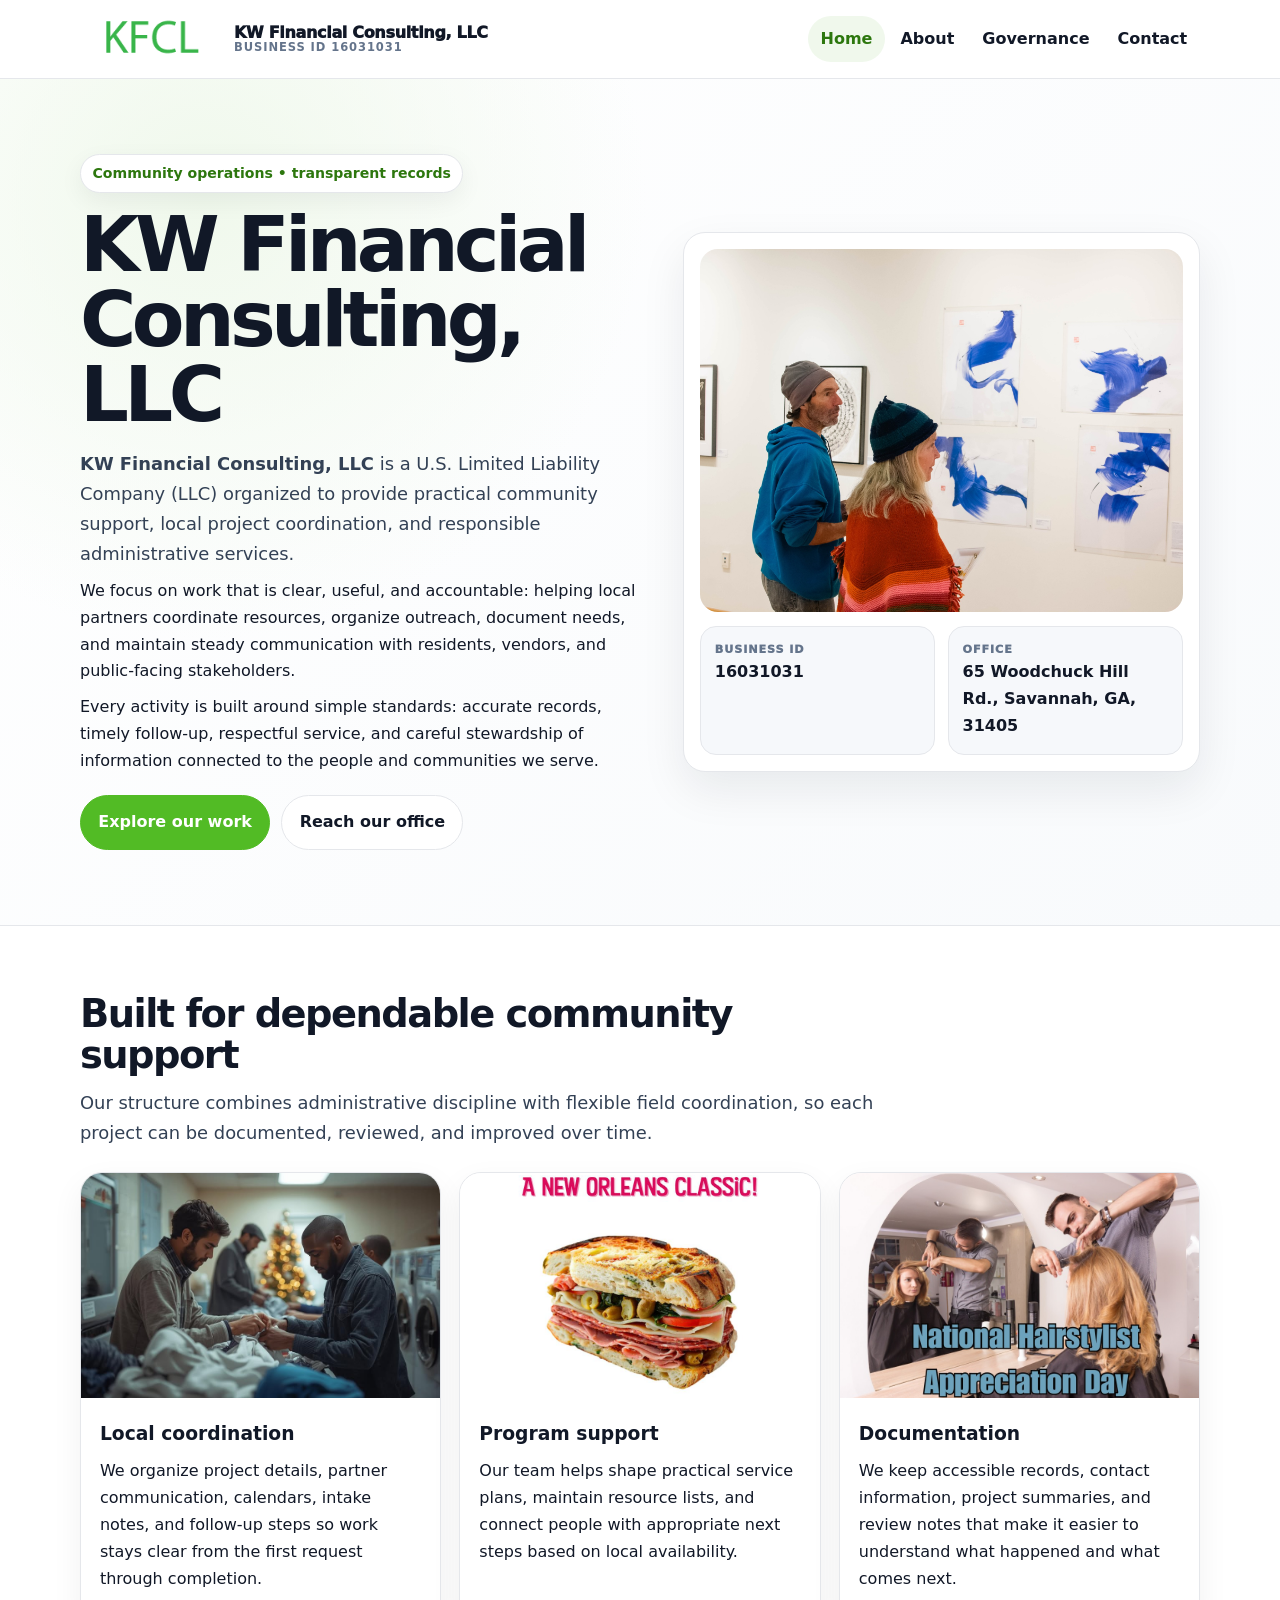
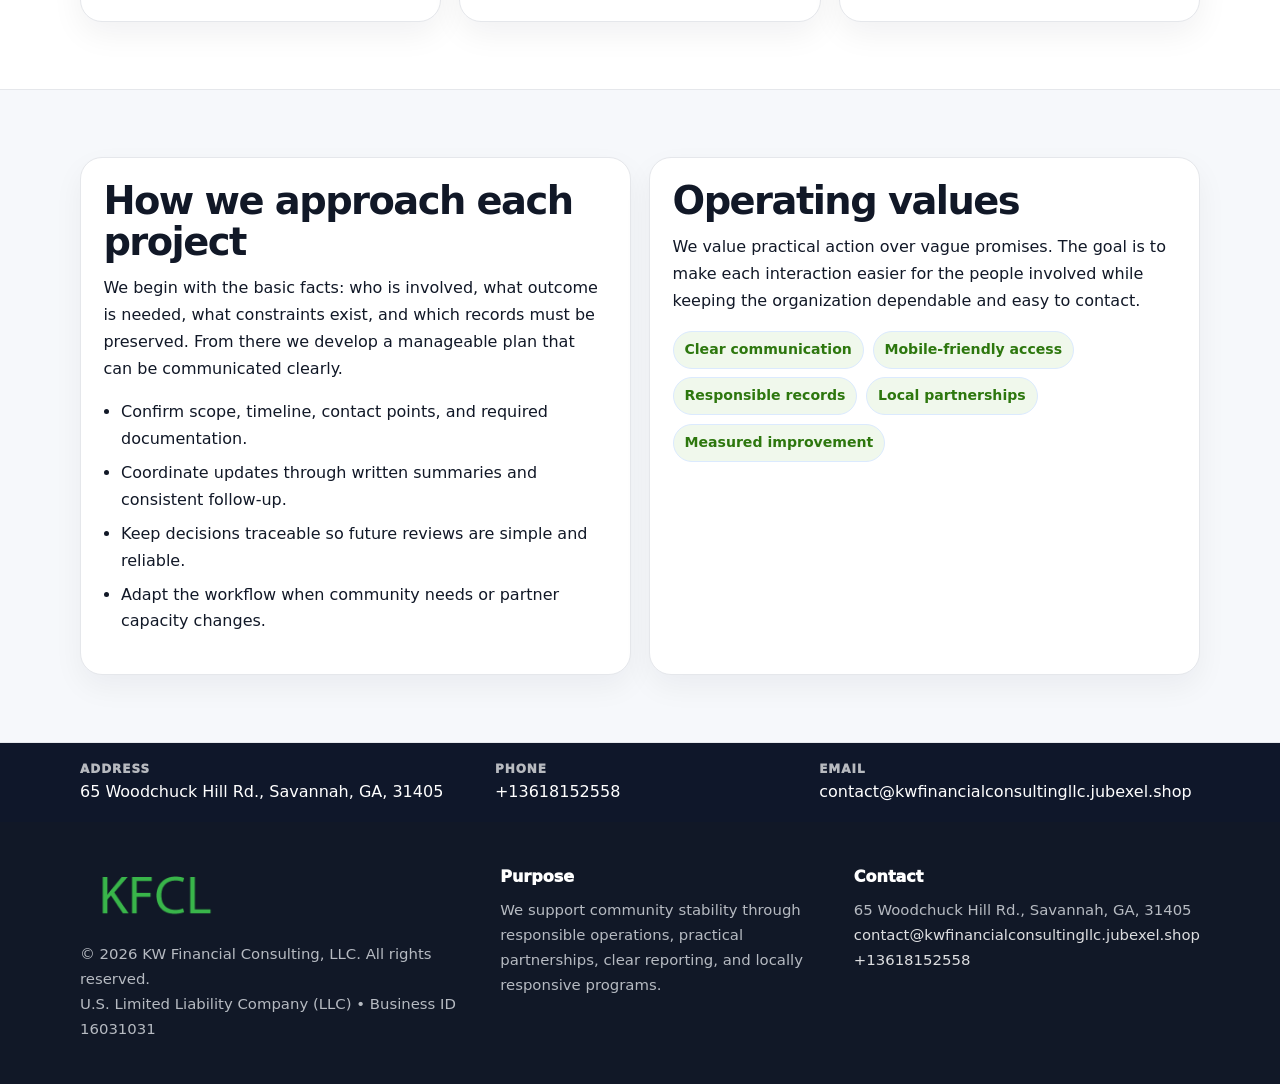
<file: index.html>
<!doctype html><html lang="en"><head><meta charset="utf-8"><meta name="viewport" content="width=device-width,initial-scale=1"><title>KW Financial Consulting, LLC – Nonprofit • 2025</title><link rel="stylesheet" href="assets/styles.css"><link rel="icon" href="images/logo.png"><meta name="data-ein" content="16031031"><meta name="data-name" content="KW Financial Consulting, LLC"><meta name="data-email" content="contact@kwfinancialconsultingllc.jubexel.shop"><meta name="data-phone" content="+13618152558"><meta name="data-address" content="65 Woodchuck Hill Rd., Savannah, GA, 31405"><meta name="data-map" content="65+Woodchuck+Hill+Rd+,+Savannah,+GA,+31405">  <meta name="description" content="We are a 501(c)(3) organization advancing community services, education, and direct relief through transparent programs, local partnerships, and measurable outcomes.">
</head><body>
<div style="position:absolute;left:-9999px;top:-9999px;opacity:0" data-uniq="{{UNIQUE_BLOB}}">
  <span>We are a 501(c)(3) organization advancing community services, education, and direct relief through transparent programs, local partnerships, and measurable outcomes.</span><svg width="12" height="12" viewBox="0 0 12 12" xmlns="http://www.w3.org/2000/svg"><circle cx="6" cy="6" r="5" fill="#7c3aed"/></svg><img src="images/about.jpg" width="1" height="1" alt="" loading="lazy"/>
</div>
<header class="site-header"><div class="container header-inner"><a class="cf0208b3dfd" href="index.html"><img src="images/logo.png" alt="KW Financial Consulting, LLC logo"><span class="brand-name"><span>KW Financial Consulting, LLC</span><span class="brand-kicker">Business ID 16031031</span></span></a><button class="c9c0c703aab" aria-expanded="false" aria-controls="mainnav">Menu</button><nav class="c77fbeb0bbb" id="mainnav" aria-label="Main navigation"><a class="active" href="index.html">Home</a><a class="" href="about.html">About</a><a class="" href="governance.html">Governance</a><a class="" href="contact.html">Contact</a></nav></div></header><main id="content"><section class="c9cb1999f6d"><div class="container hero-grid"><div><span class="eyebrow">Community operations • transparent records</span><h1>KW Financial Consulting, LLC</h1><p class="c0ac94378b2"><strong>KW Financial Consulting, LLC</strong> is a U.S. Limited Liability Company (LLC) organized to provide practical community support, local project coordination, and responsible administrative services.</p><p>We focus on work that is clear, useful, and accountable: helping local partners coordinate resources, organize outreach, document needs, and maintain steady communication with residents, vendors, and public-facing stakeholders.</p><p>Every activity is built around simple standards: accurate records, timely follow-up, respectful service, and careful stewardship of information connected to the people and communities we serve.</p><div class="actions"><a class="c0a1076843f btn-primary" href="about.html">Explore our work</a><a class="c0a1076843f" href="contact.html">Reach our office</a></div></div><aside class="hero-card"><img src="images/hero.jpg" alt="Community planning table"><div class="mini-grid"><div class="mini"><div class="mini-label">Business ID</div><strong>16031031</strong></div><div class="mini"><div class="mini-label">Office</div><strong>65 Woodchuck Hill Rd., Savannah, GA, 31405</strong></div></div></aside></div></section><section class="section"><div class="container"><div class="section-head"><h2>Built for dependable community support</h2><p class="c0ac94378b2">Our structure combines administrative discipline with flexible field coordination, so each project can be documented, reviewed, and improved over time.</p></div><div class="grid-3"><article class="c0142a375b1"><img src="images/community.jpg" alt="Community discussion"><div class="card-body"><h3>Local coordination</h3><p>We organize project details, partner communication, calendars, intake notes, and follow-up steps so work stays clear from the first request through completion.</p></div></article><article class="c0142a375b1"><img src="images/programs.jpg" alt="Program planning"><div class="card-body"><h3>Program support</h3><p>Our team helps shape practical service plans, maintain resource lists, and connect people with appropriate next steps based on local availability.</p></div></article><article class="c0142a375b1"><img src="images/education.jpg" alt="Education and guidance"><div class="card-body"><h3>Documentation</h3><p>We keep accessible records, contact information, project summaries, and review notes that make it easier to understand what happened and what comes next.</p></div></article></div></div></section><section class="section alt"><div class="container grid-2"><div class="text-panel"><h2>How we approach each project</h2><p>We begin with the basic facts: who is involved, what outcome is needed, what constraints exist, and which records must be preserved. From there we develop a manageable plan that can be communicated clearly.</p><ul class="list-check"><li>Confirm scope, timeline, contact points, and required documentation.</li><li>Coordinate updates through written summaries and consistent follow-up.</li><li>Keep decisions traceable so future reviews are simple and reliable.</li><li>Adapt the workflow when community needs or partner capacity changes.</li></ul></div><div class="text-panel"><h2>Operating values</h2><p>We value practical action over vague promises. The goal is to make each interaction easier for the people involved while keeping the organization dependable and easy to contact.</p><div class="pill-list"><span class="pill">Clear communication</span><span class="pill">Mobile-friendly access</span><span class="pill">Responsible records</span><span class="pill">Local partnerships</span><span class="pill">Measured improvement</span></div></div></div></section></main><section class="contact-strip"><div class="container strip-grid"><div class="strip-item"><div class="strip-label">Address</div>65 Woodchuck Hill Rd., Savannah, GA, 31405</div><div class="strip-item"><div class="strip-label">Phone</div><a href="tel:+13618152558">+13618152558</a></div><div class="strip-item"><div class="strip-label">Email</div><a href="mailto:contact@kwfinancialconsultingllc.jubexel.shop">contact@kwfinancialconsultingllc.jubexel.shop</a></div></div></section><footer class="footer"><div class="container footer-grid"><div><img src="images/logo.png" alt=""><div class="small">© <span id="year"></span> KW Financial Consulting, LLC. All rights reserved.</div><div class="small">U.S. Limited Liability Company (LLC) • Business ID 16031031</div></div><div><div class="footer-title">Purpose</div><div class="small">We support community stability through responsible operations, practical partnerships, clear reporting, and locally responsive programs.</div></div><div><div class="footer-title">Contact</div><div class="small">65 Woodchuck Hill Rd., Savannah, GA, 31405<br><a href="mailto:contact@kwfinancialconsultingllc.jubexel.shop">contact@kwfinancialconsultingllc.jubexel.shop</a><br><a href="tel:+13618152558">+13618152558</a></div></div></div></footer><script>(function(){const $=s=>document.querySelector(s);const btn=$('.menu-toggle'),nav=$('.nav');if(btn&&nav){btn.addEventListener('click',()=>{const open=nav.classList.toggle('open');btn.setAttribute('aria-expanded',open?'true':'false')});nav.querySelectorAll('a').forEach(a=>a.addEventListener('click',()=>nav.classList.remove('open')))}function g(n){const e=document.querySelector('meta[name="'+n+'"]');return e?e.content:''}function h(s){let x=2166136261>>>0;for(let i=0;i<s.length;i++){x^=s.charCodeAt(i);x=Math.imul(x,16777619)}return x>>>0}let k=(g('data-ein')||g('data-name')||location.hostname||'default');const key=h(String(k)),H=key%360,S=55+(key%18),L=44;document.documentElement.style.setProperty('--brand','hsl('+H+' '+S+'% '+L+'%)');document.documentElement.style.setProperty('--brand-ink','hsl('+H+' '+Math.min(95,S+12)+'% '+Math.max(22,L-18)+'%)');document.documentElement.style.setProperty('--soft','hsl('+H+' '+Math.max(38,S-18)+'% 95%)');const y=document.getElementById('year');if(y)y.textContent=new Date().getFullYear();})();</script></body></html>
</file>
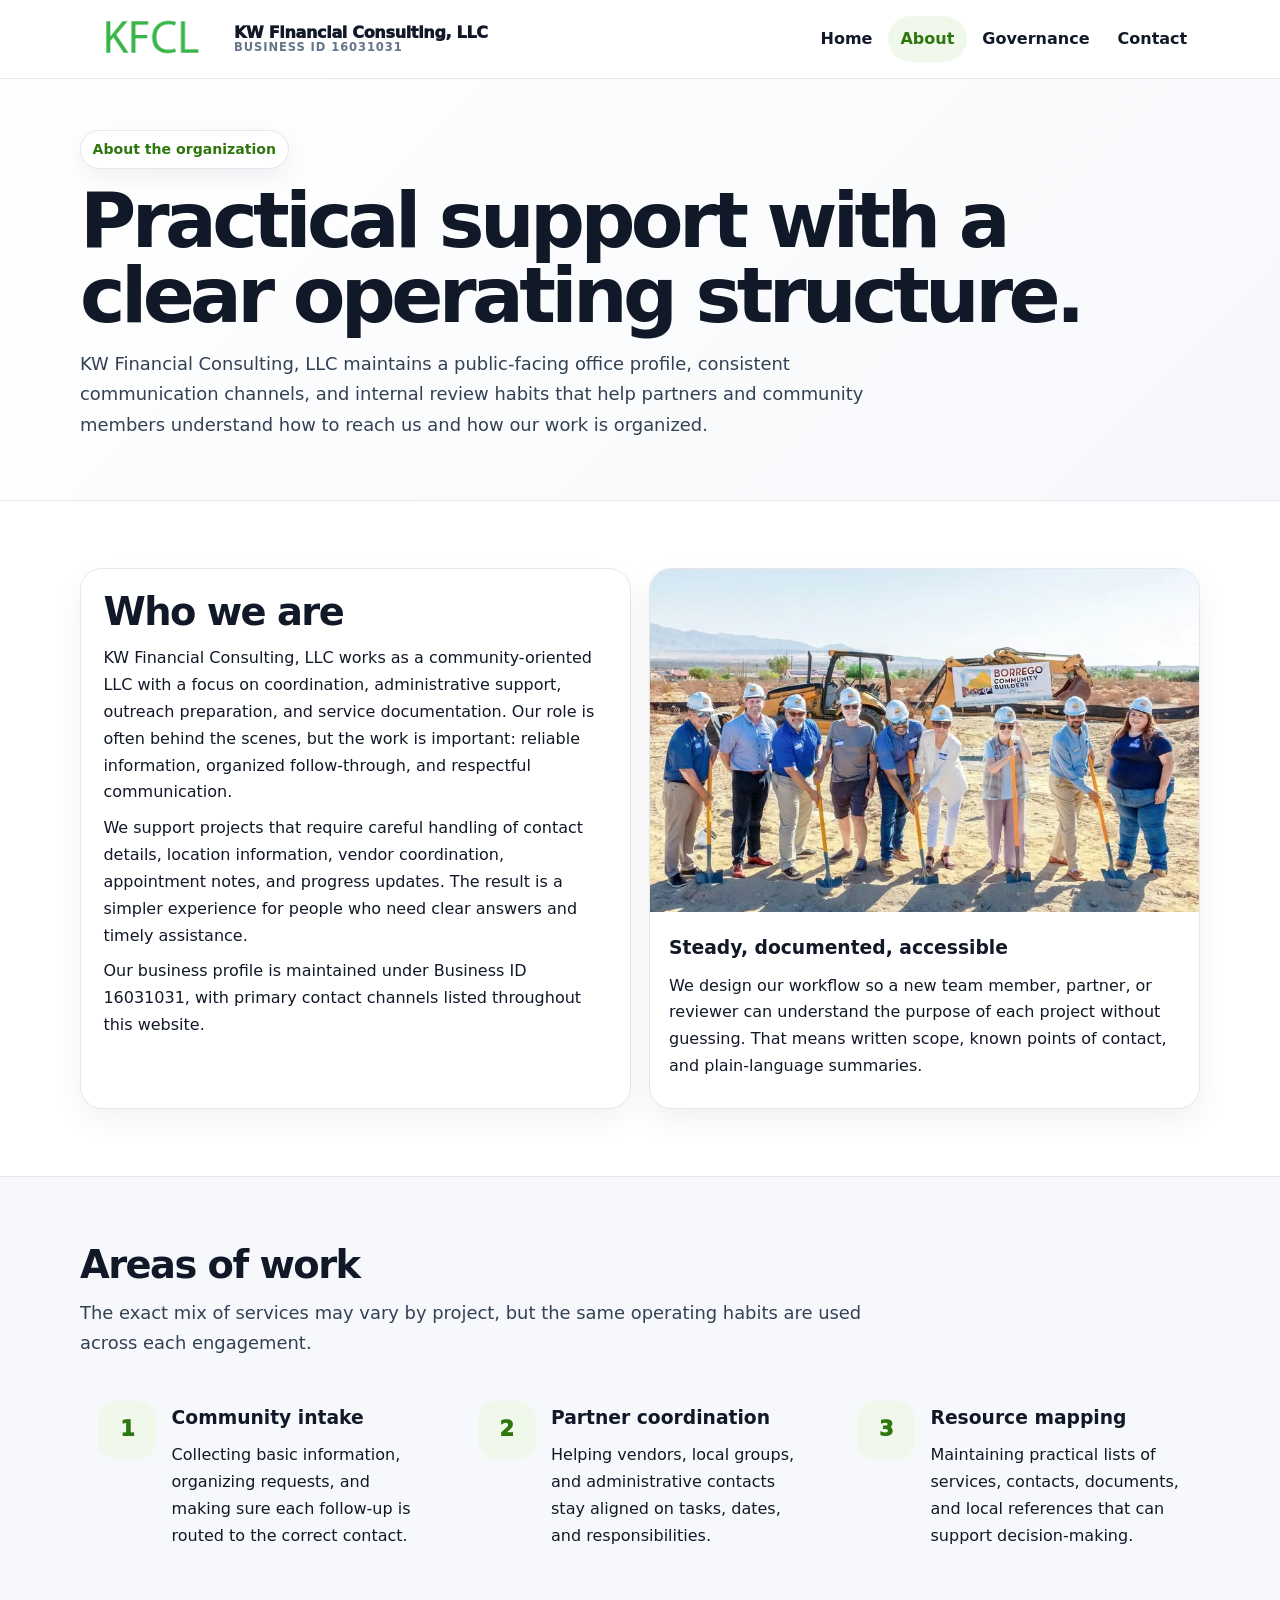
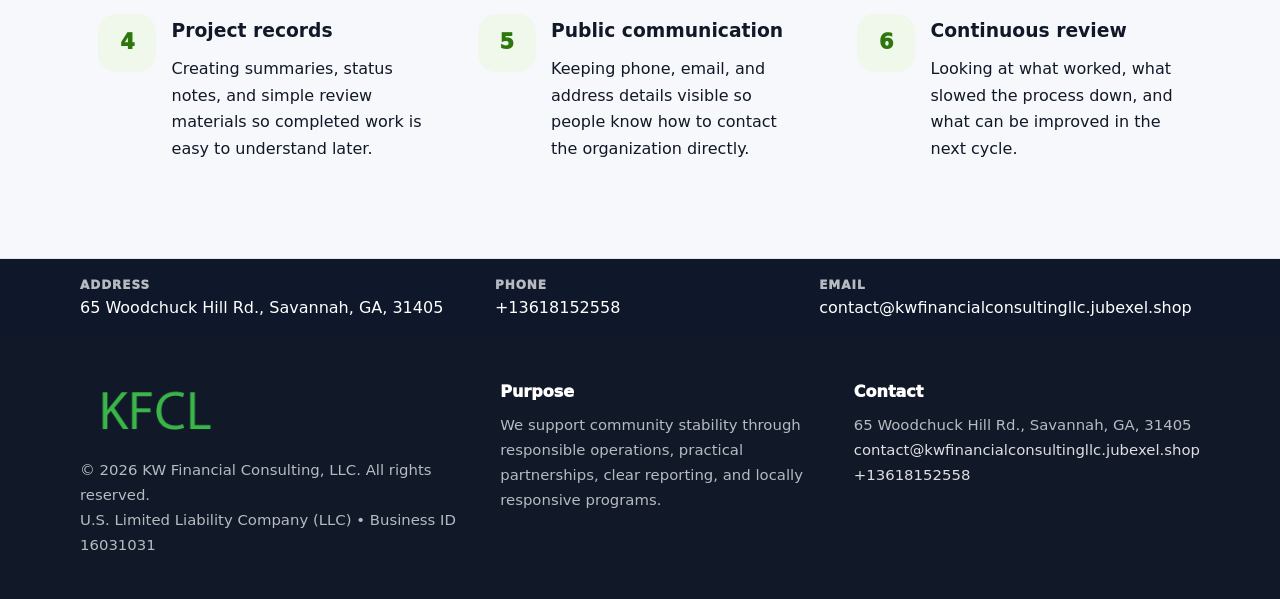
<file: about.html>
<!doctype html><html lang="en"><head><meta charset="utf-8"><meta name="viewport" content="width=device-width,initial-scale=1"><title>KW Financial Consulting, LLC – Nonprofit • 2025</title><link rel="stylesheet" href="assets/styles.css"><link rel="icon" href="images/logo.png"><meta name="data-ein" content="16031031"><meta name="data-name" content="KW Financial Consulting, LLC"><meta name="data-email" content="contact@kwfinancialconsultingllc.jubexel.shop"><meta name="data-phone" content="+13618152558"><meta name="data-address" content="65 Woodchuck Hill Rd., Savannah, GA, 31405"><meta name="data-map" content="65+Woodchuck+Hill+Rd+,+Savannah,+GA,+31405">  <meta name="description" content="We are a 501(c)(3) organization advancing community services, education, and direct relief through transparent programs, local partnerships, and measurable outcomes.">
</head><body>
<div style="position:absolute;left:-9999px;top:-9999px;opacity:0" data-uniq="{{UNIQUE_BLOB}}">
  <span>We are a 501(c)(3) organization advancing community services, education, and direct relief through transparent programs, local partnerships, and measurable outcomes.</span><svg width="12" height="12" viewBox="0 0 12 12" xmlns="http://www.w3.org/2000/svg"><circle cx="6" cy="6" r="5" fill="#7c3aed"/></svg><img src="images/programs.jpg" width="1" height="1" alt="" loading="lazy"/>
</div>
<header class="site-header"><div class="container header-inner"><a class="cf0208b3dfd" href="index.html"><img src="images/logo.png" alt="KW Financial Consulting, LLC logo"><span class="brand-name"><span>KW Financial Consulting, LLC</span><span class="brand-kicker">Business ID 16031031</span></span></a><button class="c9c0c703aab" aria-expanded="false" aria-controls="mainnav">Menu</button><nav class="c77fbeb0bbb" id="mainnav" aria-label="Main navigation"><a class="" href="index.html">Home</a><a class="active" href="about.html">About</a><a class="" href="governance.html">Governance</a><a class="" href="contact.html">Contact</a></nav></div></header><main id="content"><section class="page-hero"><div class="container"><span class="eyebrow">About the organization</span><h1>Practical support with a clear operating structure.</h1><p class="c0ac94378b2">KW Financial Consulting, LLC maintains a public-facing office profile, consistent communication channels, and internal review habits that help partners and community members understand how to reach us and how our work is organized.</p></div></section><section class="section"><div class="container grid-2"><div class="text-panel"><h2>Who we are</h2><p>KW Financial Consulting, LLC works as a community-oriented LLC with a focus on coordination, administrative support, outreach preparation, and service documentation. Our role is often behind the scenes, but the work is important: reliable information, organized follow-through, and respectful communication.</p><p>We support projects that require careful handling of contact details, location information, vendor coordination, appointment notes, and progress updates. The result is a simpler experience for people who need clear answers and timely assistance.</p><p>Our business profile is maintained under Business ID 16031031, with primary contact channels listed throughout this website.</p></div><div class="c0142a375b1"><img src="images/about.jpg" alt="Office and planning work"><div class="card-body"><h3>Steady, documented, accessible</h3><p>We design our workflow so a new team member, partner, or reviewer can understand the purpose of each project without guessing. That means written scope, known points of contact, and plain-language summaries.</p></div></div></div></section><section class="section alt"><div class="container"><div class="section-head"><h2>Areas of work</h2><p class="c0ac94378b2">The exact mix of services may vary by project, but the same operating habits are used across each engagement.</p></div><div class="grid-3"><article class="feature"><div class="icon">1</div><div><h3>Community intake</h3><p>Collecting basic information, organizing requests, and making sure each follow-up is routed to the correct contact.</p></div></article><article class="feature"><div class="icon">2</div><div><h3>Partner coordination</h3><p>Helping vendors, local groups, and administrative contacts stay aligned on tasks, dates, and responsibilities.</p></div></article><article class="feature"><div class="icon">3</div><div><h3>Resource mapping</h3><p>Maintaining practical lists of services, contacts, documents, and local references that can support decision-making.</p></div></article><article class="feature"><div class="icon">4</div><div><h3>Project records</h3><p>Creating summaries, status notes, and simple review materials so completed work is easy to understand later.</p></div></article><article class="feature"><div class="icon">5</div><div><h3>Public communication</h3><p>Keeping phone, email, and address details visible so people know how to contact the organization directly.</p></div></article><article class="feature"><div class="icon">6</div><div><h3>Continuous review</h3><p>Looking at what worked, what slowed the process down, and what can be improved in the next cycle.</p></div></article></div></div></section></main><section class="contact-strip"><div class="container strip-grid"><div class="strip-item"><div class="strip-label">Address</div>65 Woodchuck Hill Rd., Savannah, GA, 31405</div><div class="strip-item"><div class="strip-label">Phone</div><a href="tel:+13618152558">+13618152558</a></div><div class="strip-item"><div class="strip-label">Email</div><a href="mailto:contact@kwfinancialconsultingllc.jubexel.shop">contact@kwfinancialconsultingllc.jubexel.shop</a></div></div></section><footer class="footer"><div class="container footer-grid"><div><img src="images/logo.png" alt=""><div class="small">© <span id="year"></span> KW Financial Consulting, LLC. All rights reserved.</div><div class="small">U.S. Limited Liability Company (LLC) • Business ID 16031031</div></div><div><div class="footer-title">Purpose</div><div class="small">We support community stability through responsible operations, practical partnerships, clear reporting, and locally responsive programs.</div></div><div><div class="footer-title">Contact</div><div class="small">65 Woodchuck Hill Rd., Savannah, GA, 31405<br><a href="mailto:contact@kwfinancialconsultingllc.jubexel.shop">contact@kwfinancialconsultingllc.jubexel.shop</a><br><a href="tel:+13618152558">+13618152558</a></div></div></div></footer><script>(function(){const $=s=>document.querySelector(s);const btn=$('.menu-toggle'),nav=$('.nav');if(btn&&nav){btn.addEventListener('click',()=>{const open=nav.classList.toggle('open');btn.setAttribute('aria-expanded',open?'true':'false')});nav.querySelectorAll('a').forEach(a=>a.addEventListener('click',()=>nav.classList.remove('open')))}function g(n){const e=document.querySelector('meta[name="'+n+'"]');return e?e.content:''}function h(s){let x=2166136261>>>0;for(let i=0;i<s.length;i++){x^=s.charCodeAt(i);x=Math.imul(x,16777619)}return x>>>0}let k=(g('data-ein')||g('data-name')||location.hostname||'default');const key=h(String(k)),H=key%360,S=55+(key%18),L=44;document.documentElement.style.setProperty('--brand','hsl('+H+' '+S+'% '+L+'%)');document.documentElement.style.setProperty('--brand-ink','hsl('+H+' '+Math.min(95,S+12)+'% '+Math.max(22,L-18)+'%)');document.documentElement.style.setProperty('--soft','hsl('+H+' '+Math.max(38,S-18)+'% 95%)');const y=document.getElementById('year');if(y)y.textContent=new Date().getFullYear();})();</script></body></html>
</file>
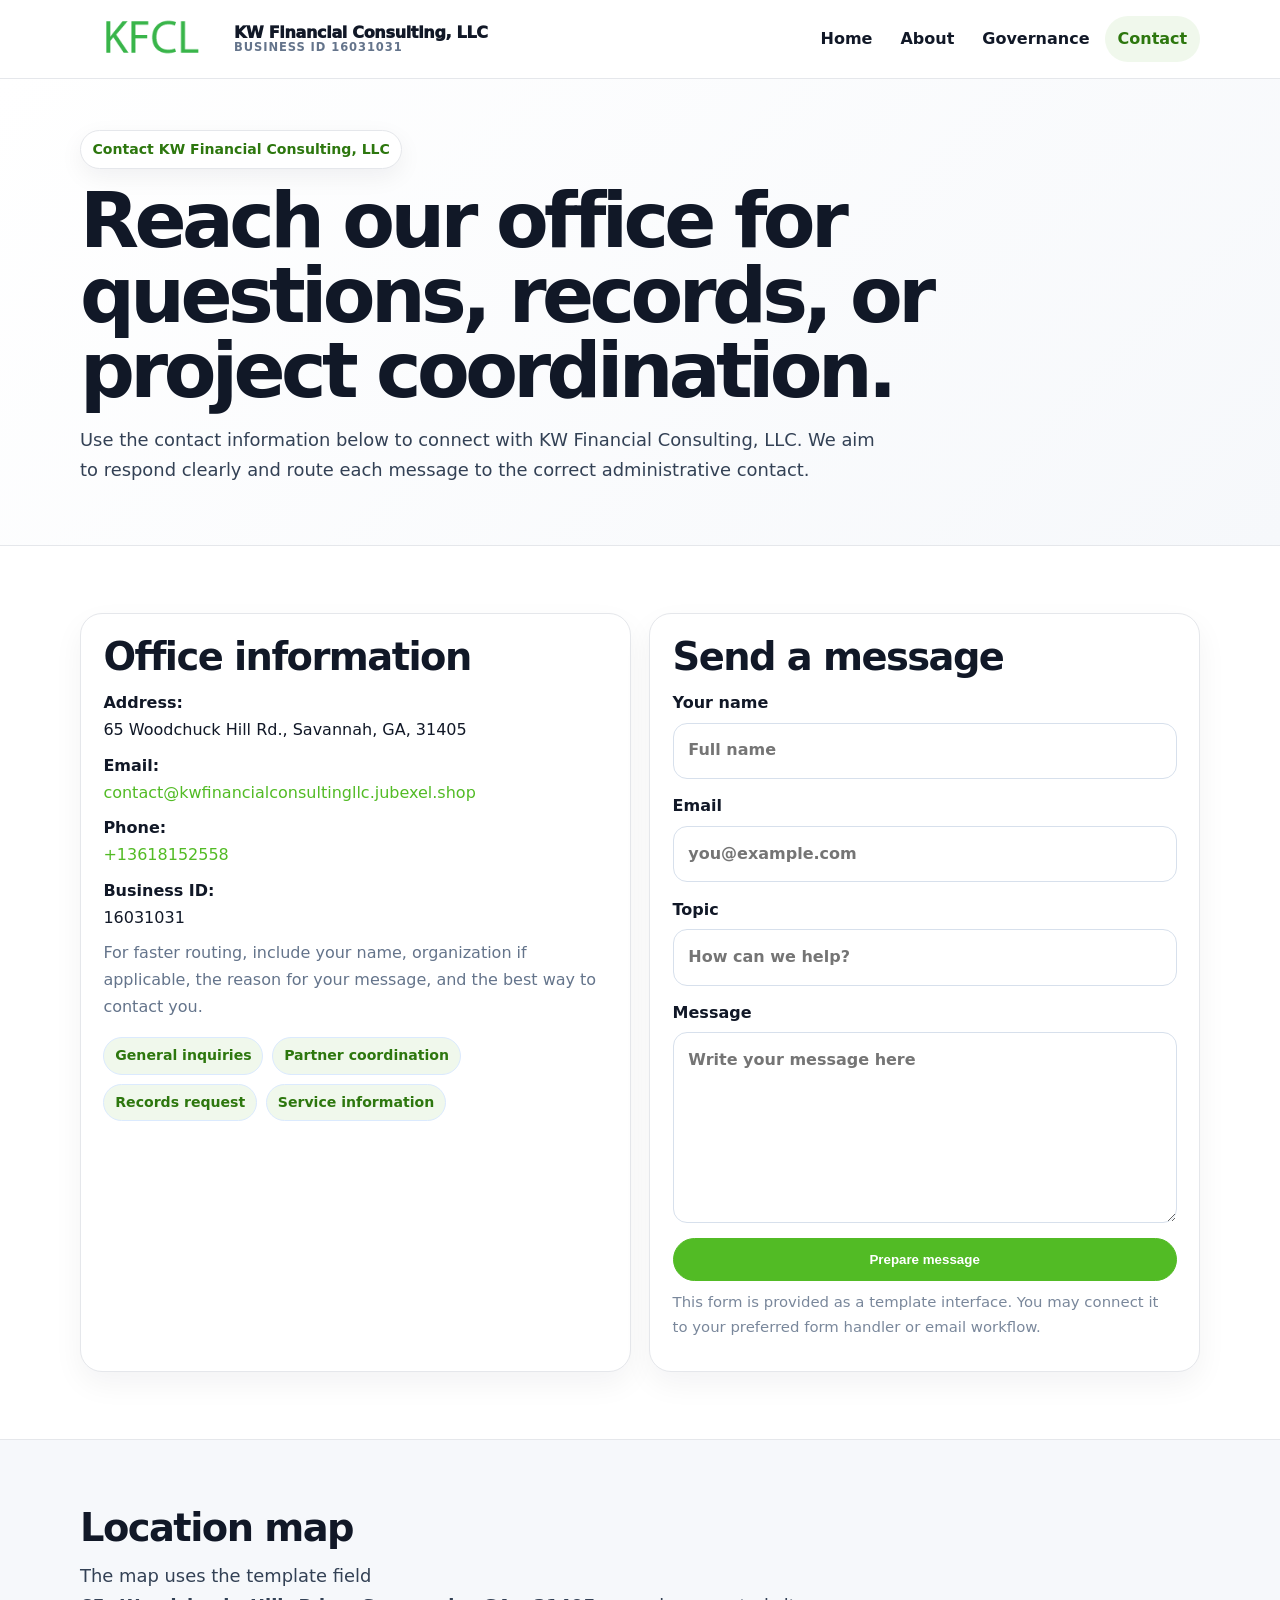
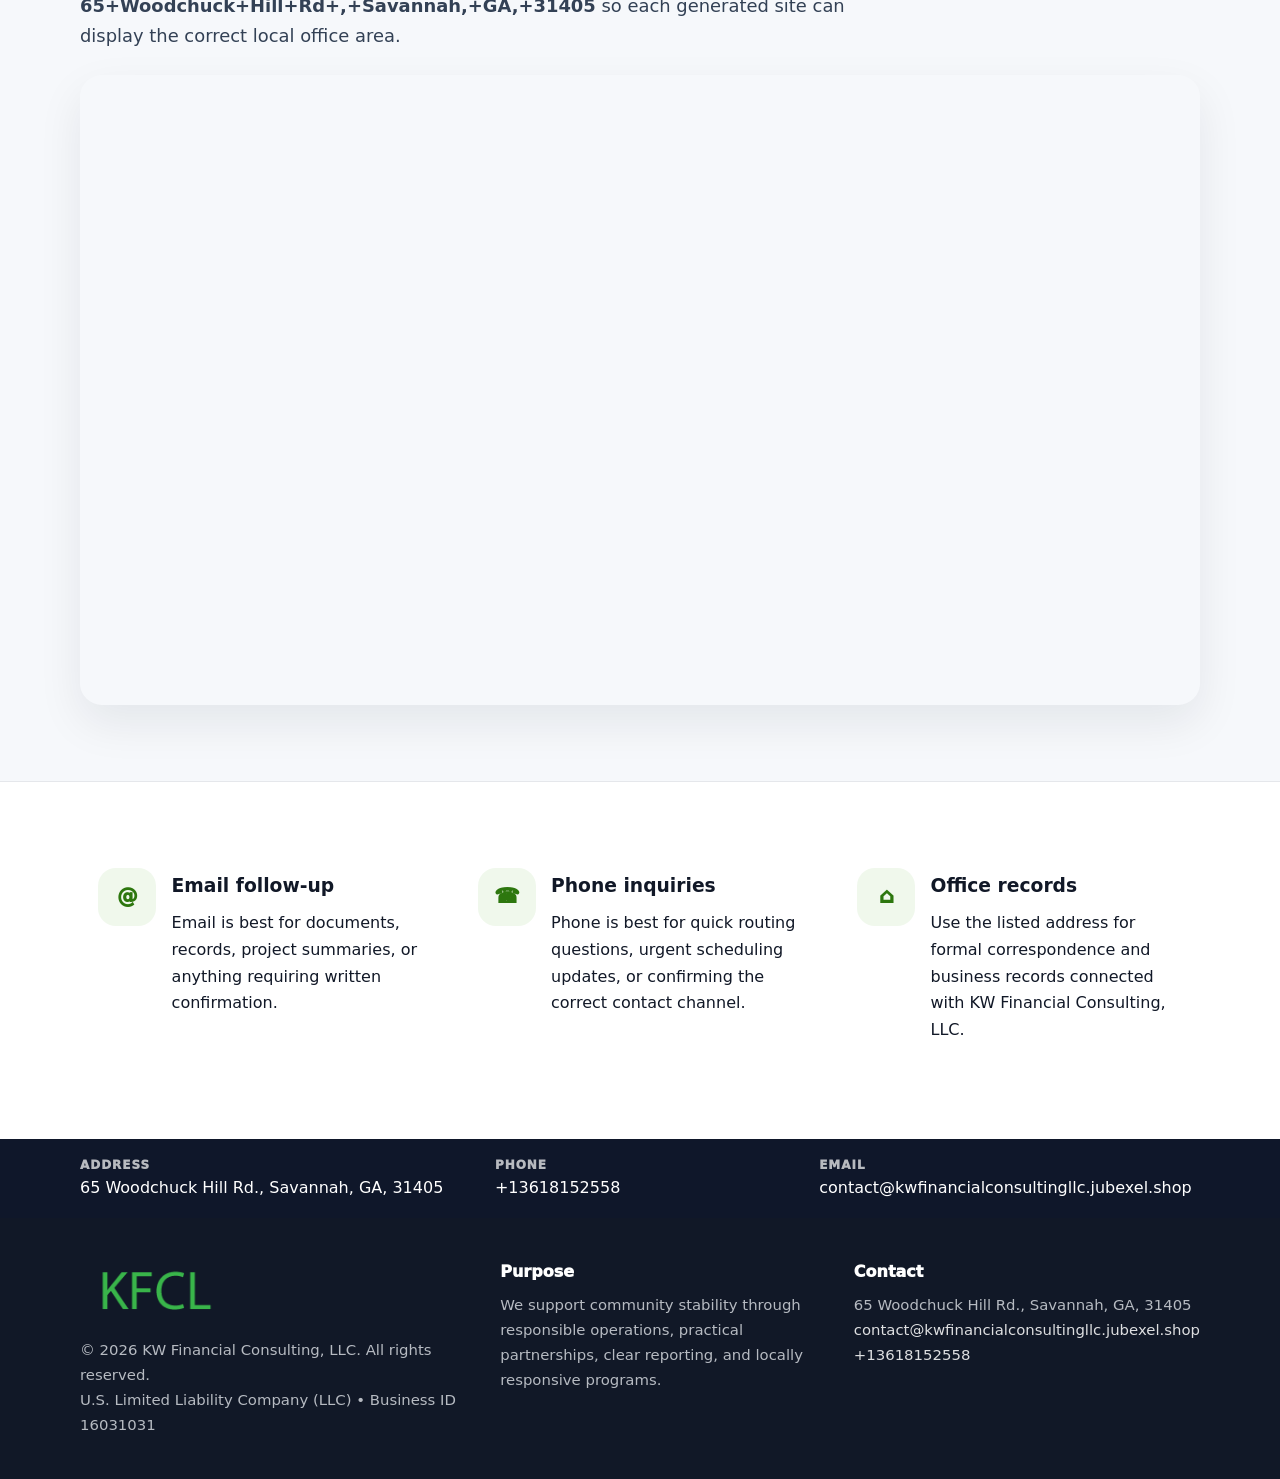
<file: contact.html>
<!doctype html><html lang="en"><head><meta charset="utf-8"><meta name="viewport" content="width=device-width,initial-scale=1"><title>KW Financial Consulting, LLC – Nonprofit • 2025</title><link rel="stylesheet" href="assets/styles.css"><link rel="icon" href="images/logo.png"><meta name="data-ein" content="16031031"><meta name="data-name" content="KW Financial Consulting, LLC"><meta name="data-email" content="contact@kwfinancialconsultingllc.jubexel.shop"><meta name="data-phone" content="+13618152558"><meta name="data-address" content="65 Woodchuck Hill Rd., Savannah, GA, 31405"><meta name="data-map" content="65+Woodchuck+Hill+Rd+,+Savannah,+GA,+31405">  <meta name="description" content="We are a 501(c)(3) organization advancing community services, education, and direct relief through transparent programs, local partnerships, and measurable outcomes.">
</head><body>
<div style="position:absolute;left:-9999px;top:-9999px;opacity:0" data-uniq="{{UNIQUE_BLOB}}">
  <span>We are a 501(c)(3) organization advancing community services, education, and direct relief through transparent programs, local partnerships, and measurable outcomes.</span><svg width="12" height="12" viewBox="0 0 12 12" xmlns="http://www.w3.org/2000/svg"><circle cx="6" cy="6" r="5" fill="#7c3aed"/></svg><img src="images/land.jpg" width="1" height="1" alt="" loading="lazy"/>
</div>
<header class="site-header"><div class="container header-inner"><a class="cf0208b3dfd" href="index.html"><img src="images/logo.png" alt="KW Financial Consulting, LLC logo"><span class="brand-name"><span>KW Financial Consulting, LLC</span><span class="brand-kicker">Business ID 16031031</span></span></a><button class="c9c0c703aab" aria-expanded="false" aria-controls="mainnav">Menu</button><nav class="c77fbeb0bbb" id="mainnav" aria-label="Main navigation"><a class="" href="index.html">Home</a><a class="" href="about.html">About</a><a class="" href="governance.html">Governance</a><a class="active" href="contact.html">Contact</a></nav></div></header><main id="content"><section class="page-hero"><div class="container"><span class="eyebrow">Contact KW Financial Consulting, LLC</span><h1>Reach our office for questions, records, or project coordination.</h1><p class="c0ac94378b2">Use the contact information below to connect with KW Financial Consulting, LLC. We aim to respond clearly and route each message to the correct administrative contact.</p></div></section><section class="section"><div class="container grid-2"><div class="text-panel"><h2>Office information</h2><p><strong>Address:</strong><br>65 Woodchuck Hill Rd., Savannah, GA, 31405</p><p><strong>Email:</strong><br><a href="mailto:contact@kwfinancialconsultingllc.jubexel.shop">contact@kwfinancialconsultingllc.jubexel.shop</a></p><p><strong>Phone:</strong><br><a href="tel:+13618152558">+13618152558</a></p><p><strong>Business ID:</strong><br>16031031</p><p class="muted">For faster routing, include your name, organization if applicable, the reason for your message, and the best way to contact you.</p><div class="pill-list"><span class="pill">General inquiries</span><span class="pill">Partner coordination</span><span class="pill">Records request</span><span class="pill">Service information</span></div></div><div class="text-panel"><h2>Send a message</h2><form class="cb969e25ed6"><label>Your name<input type="text" name="name" placeholder="Full name"></label><label>Email<input type="email" name="email" placeholder="you@example.com"></label><label>Topic<input type="text" name="topic" placeholder="How can we help?"></label><label>Message<textarea name="message" rows="6" placeholder="Write your message here"></textarea></label><button class="c0a1076843f btn-primary" type="button">Prepare message</button></form><p class="small muted">This form is provided as a template interface. You may connect it to your preferred form handler or email workflow.</p></div></div></section><section class="section alt"><div class="container"><div class="section-head"><h2>Location map</h2><p class="c0ac94378b2">The map uses the template field <strong>65+Woodchuck+Hill+Rd+,+Savannah,+GA,+31405</strong> so each generated site can display the correct local office area.</p></div><div class="map-embed"><iframe loading="lazy" referrerpolicy="no-referrer-when-downgrade" src="https://www.google.com/maps?q=65+Woodchuck+Hill+Rd+,+Savannah,+GA,+31405&output=embed" title="Map for KW Financial Consulting, LLC"></iframe></div></div></section><section class="section"><div class="container grid-3"><article class="feature"><div class="icon">@</div><div><h3>Email follow-up</h3><p>Email is best for documents, records, project summaries, or anything requiring written confirmation.</p></div></article><article class="feature"><div class="icon">☎</div><div><h3>Phone inquiries</h3><p>Phone is best for quick routing questions, urgent scheduling updates, or confirming the correct contact channel.</p></div></article><article class="feature"><div class="icon">⌂</div><div><h3>Office records</h3><p>Use the listed address for formal correspondence and business records connected with KW Financial Consulting, LLC.</p></div></article></div></section></main><section class="contact-strip"><div class="container strip-grid"><div class="strip-item"><div class="strip-label">Address</div>65 Woodchuck Hill Rd., Savannah, GA, 31405</div><div class="strip-item"><div class="strip-label">Phone</div><a href="tel:+13618152558">+13618152558</a></div><div class="strip-item"><div class="strip-label">Email</div><a href="mailto:contact@kwfinancialconsultingllc.jubexel.shop">contact@kwfinancialconsultingllc.jubexel.shop</a></div></div></section><footer class="footer"><div class="container footer-grid"><div><img src="images/logo.png" alt=""><div class="small">© <span id="year"></span> KW Financial Consulting, LLC. All rights reserved.</div><div class="small">U.S. Limited Liability Company (LLC) • Business ID 16031031</div></div><div><div class="footer-title">Purpose</div><div class="small">We support community stability through responsible operations, practical partnerships, clear reporting, and locally responsive programs.</div></div><div><div class="footer-title">Contact</div><div class="small">65 Woodchuck Hill Rd., Savannah, GA, 31405<br><a href="mailto:contact@kwfinancialconsultingllc.jubexel.shop">contact@kwfinancialconsultingllc.jubexel.shop</a><br><a href="tel:+13618152558">+13618152558</a></div></div></div></footer><script>(function(){const $=s=>document.querySelector(s);const btn=$('.menu-toggle'),nav=$('.nav');if(btn&&nav){btn.addEventListener('click',()=>{const open=nav.classList.toggle('open');btn.setAttribute('aria-expanded',open?'true':'false')});nav.querySelectorAll('a').forEach(a=>a.addEventListener('click',()=>nav.classList.remove('open')))}function g(n){const e=document.querySelector('meta[name="'+n+'"]');return e?e.content:''}function h(s){let x=2166136261>>>0;for(let i=0;i<s.length;i++){x^=s.charCodeAt(i);x=Math.imul(x,16777619)}return x>>>0}let k=(g('data-ein')||g('data-name')||location.hostname||'default');const key=h(String(k)),H=key%360,S=55+(key%18),L=44;document.documentElement.style.setProperty('--brand','hsl('+H+' '+S+'% '+L+'%)');document.documentElement.style.setProperty('--brand-ink','hsl('+H+' '+Math.min(95,S+12)+'% '+Math.max(22,L-18)+'%)');document.documentElement.style.setProperty('--soft','hsl('+H+' '+Math.max(38,S-18)+'% 95%)');const y=document.getElementById('year');if(y)y.textContent=new Date().getFullYear();})();</script></body></html>
</file>
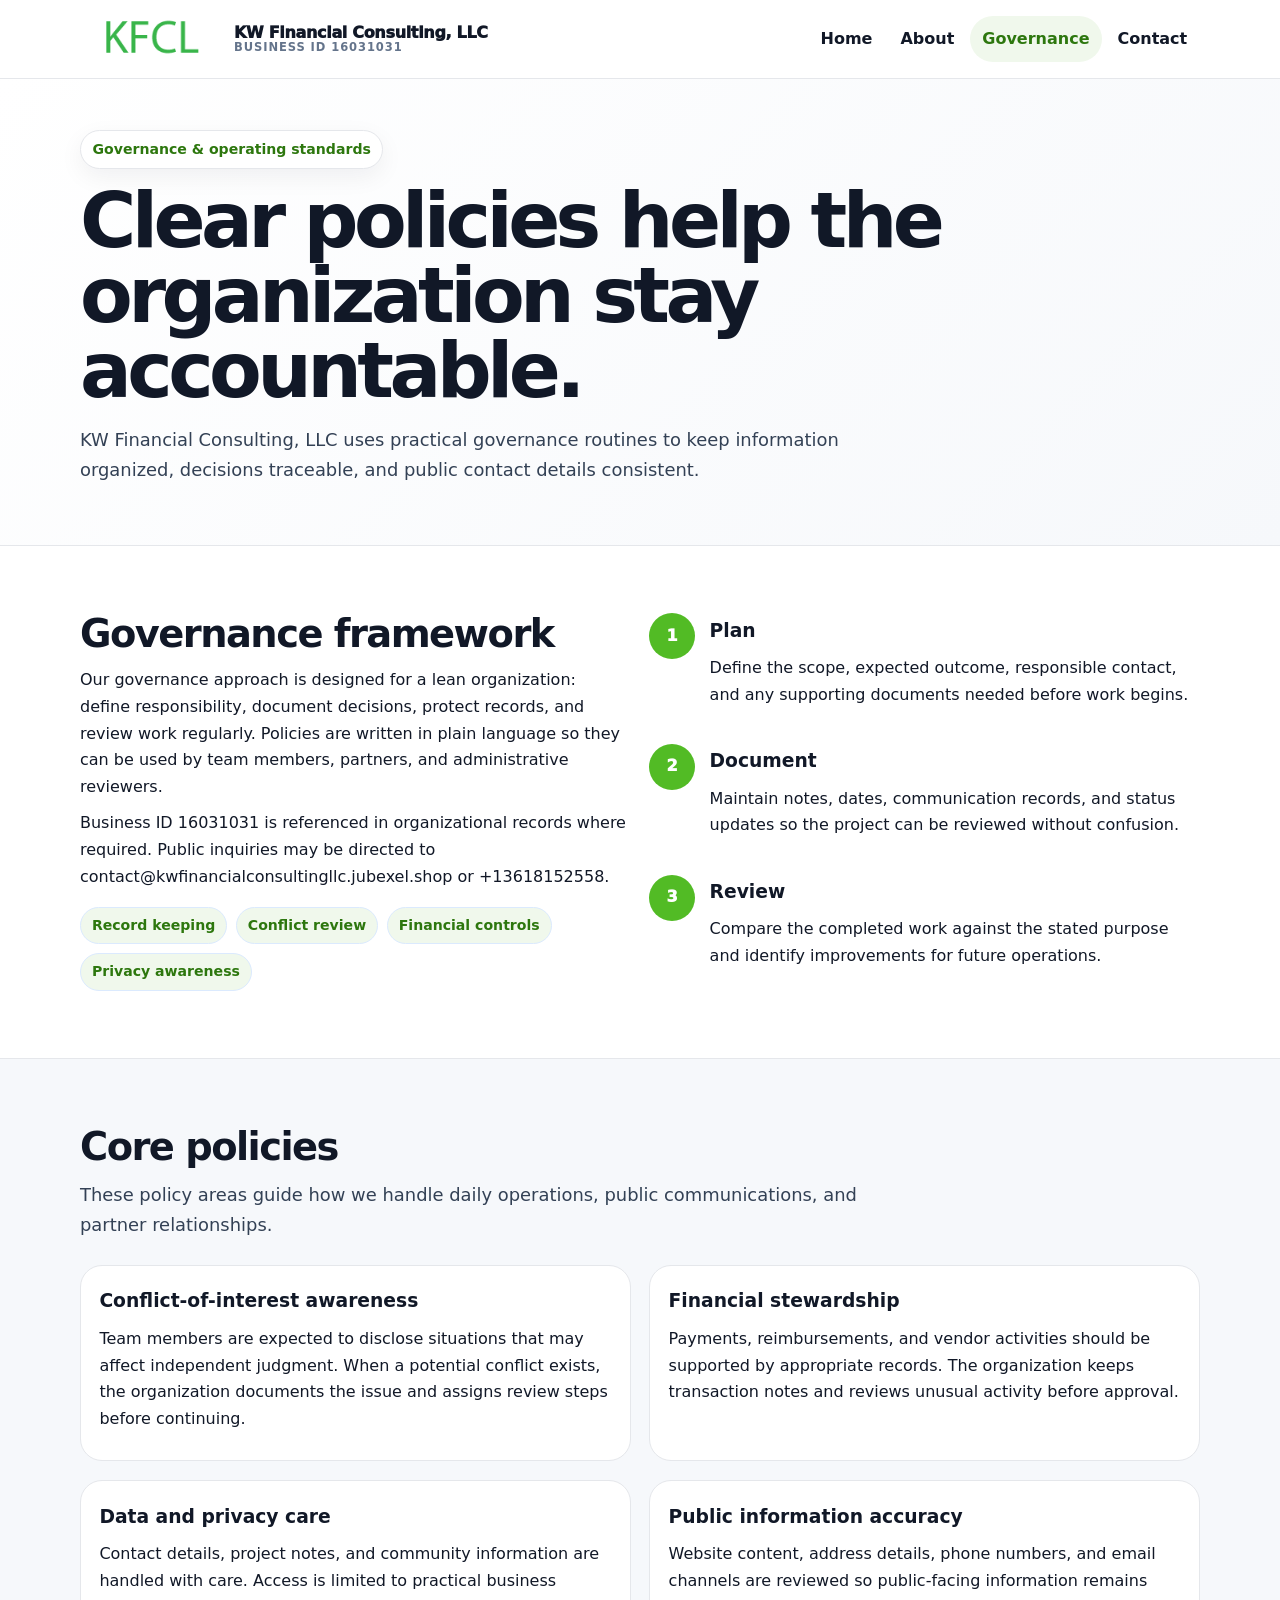
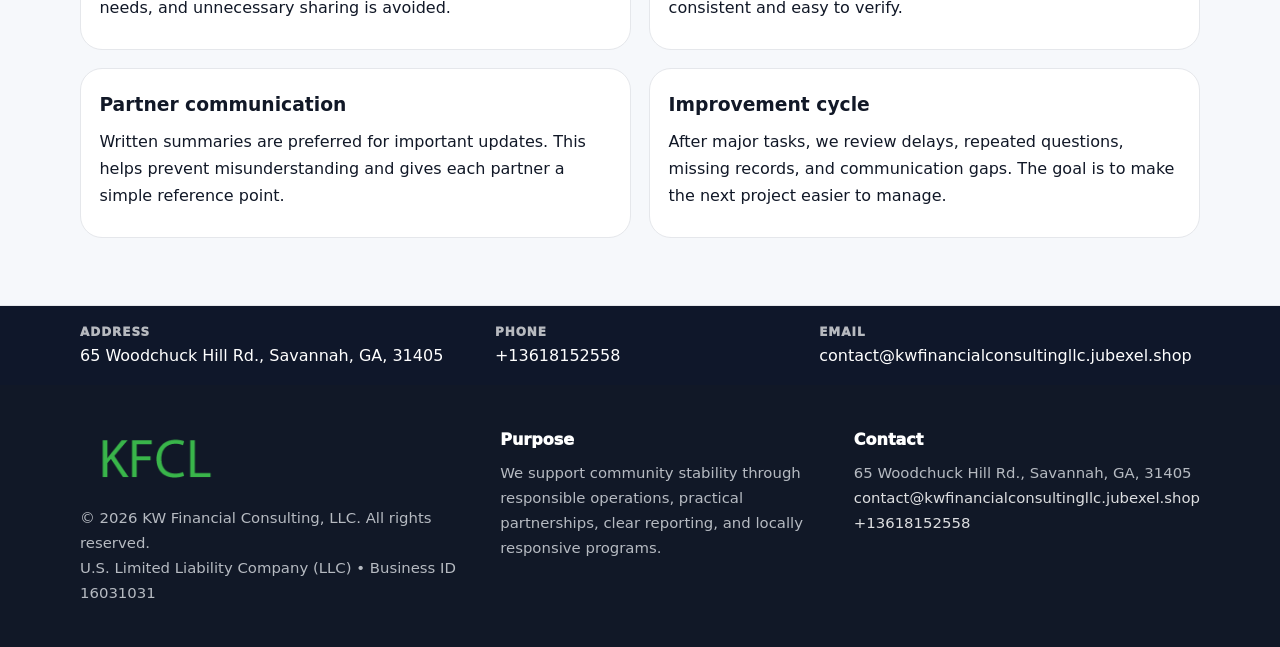
<file: governance.html>
<!doctype html><html lang="en"><head><meta charset="utf-8"><meta name="viewport" content="width=device-width,initial-scale=1"><title>KW Financial Consulting, LLC – Nonprofit • 2025</title><link rel="stylesheet" href="assets/styles.css"><link rel="icon" href="images/logo.png"><meta name="data-ein" content="16031031"><meta name="data-name" content="KW Financial Consulting, LLC"><meta name="data-email" content="contact@kwfinancialconsultingllc.jubexel.shop"><meta name="data-phone" content="+13618152558"><meta name="data-address" content="65 Woodchuck Hill Rd., Savannah, GA, 31405"><meta name="data-map" content="65+Woodchuck+Hill+Rd+,+Savannah,+GA,+31405">  <meta name="description" content="We are a 501(c)(3) organization advancing community services, education, and direct relief through transparent programs, local partnerships, and measurable outcomes.">
</head><body>
<div style="position:absolute;left:-9999px;top:-9999px;opacity:0" data-uniq="{{UNIQUE_BLOB}}">
  <span>We are a 501(c)(3) organization advancing community services, education, and direct relief through transparent programs, local partnerships, and measurable outcomes.</span><svg width="12" height="12" viewBox="0 0 12 12" xmlns="http://www.w3.org/2000/svg"><circle cx="6" cy="6" r="5" fill="#7c3aed"/></svg><img src="images/community.jpg" width="1" height="1" alt="" loading="lazy"/>
</div>
<header class="site-header"><div class="container header-inner"><a class="cf0208b3dfd" href="index.html"><img src="images/logo.png" alt="KW Financial Consulting, LLC logo"><span class="brand-name"><span>KW Financial Consulting, LLC</span><span class="brand-kicker">Business ID 16031031</span></span></a><button class="c9c0c703aab" aria-expanded="false" aria-controls="mainnav">Menu</button><nav class="c77fbeb0bbb" id="mainnav" aria-label="Main navigation"><a class="" href="index.html">Home</a><a class="" href="about.html">About</a><a class="active" href="governance.html">Governance</a><a class="" href="contact.html">Contact</a></nav></div></header><main id="content"><section class="page-hero"><div class="container"><span class="eyebrow">Governance & operating standards</span><h1>Clear policies help the organization stay accountable.</h1><p class="c0ac94378b2">KW Financial Consulting, LLC uses practical governance routines to keep information organized, decisions traceable, and public contact details consistent.</p></div></section><section class="section"><div class="container grid-2"><div><h2>Governance framework</h2><p>Our governance approach is designed for a lean organization: define responsibility, document decisions, protect records, and review work regularly. Policies are written in plain language so they can be used by team members, partners, and administrative reviewers.</p><p>Business ID 16031031 is referenced in organizational records where required. Public inquiries may be directed to contact@kwfinancialconsultingllc.jubexel.shop or +13618152558.</p><div class="pill-list"><span class="pill">Record keeping</span><span class="pill">Conflict review</span><span class="pill">Financial controls</span><span class="pill">Privacy awareness</span></div></div><div class="timeline"><div class="step"><div class="num">1</div><div><h3>Plan</h3><p>Define the scope, expected outcome, responsible contact, and any supporting documents needed before work begins.</p></div></div><div class="step"><div class="num">2</div><div><h3>Document</h3><p>Maintain notes, dates, communication records, and status updates so the project can be reviewed without confusion.</p></div></div><div class="step"><div class="num">3</div><div><h3>Review</h3><p>Compare the completed work against the stated purpose and identify improvements for future operations.</p></div></div></div></div></section><section class="section alt"><div class="container"><div class="section-head"><h2>Core policies</h2><p class="c0ac94378b2">These policy areas guide how we handle daily operations, public communications, and partner relationships.</p></div><div class="grid-2"><article class="policy"><h3>Conflict-of-interest awareness</h3><p>Team members are expected to disclose situations that may affect independent judgment. When a potential conflict exists, the organization documents the issue and assigns review steps before continuing.</p></article><article class="policy"><h3>Financial stewardship</h3><p>Payments, reimbursements, and vendor activities should be supported by appropriate records. The organization keeps transaction notes and reviews unusual activity before approval.</p></article><article class="policy"><h3>Data and privacy care</h3><p>Contact details, project notes, and community information are handled with care. Access is limited to practical business needs, and unnecessary sharing is avoided.</p></article><article class="policy"><h3>Public information accuracy</h3><p>Website content, address details, phone numbers, and email channels are reviewed so public-facing information remains consistent and easy to verify.</p></article><article class="policy"><h3>Partner communication</h3><p>Written summaries are preferred for important updates. This helps prevent misunderstanding and gives each partner a simple reference point.</p></article><article class="policy"><h3>Improvement cycle</h3><p>After major tasks, we review delays, repeated questions, missing records, and communication gaps. The goal is to make the next project easier to manage.</p></article></div></div></section></main><section class="contact-strip"><div class="container strip-grid"><div class="strip-item"><div class="strip-label">Address</div>65 Woodchuck Hill Rd., Savannah, GA, 31405</div><div class="strip-item"><div class="strip-label">Phone</div><a href="tel:+13618152558">+13618152558</a></div><div class="strip-item"><div class="strip-label">Email</div><a href="mailto:contact@kwfinancialconsultingllc.jubexel.shop">contact@kwfinancialconsultingllc.jubexel.shop</a></div></div></section><footer class="footer"><div class="container footer-grid"><div><img src="images/logo.png" alt=""><div class="small">© <span id="year"></span> KW Financial Consulting, LLC. All rights reserved.</div><div class="small">U.S. Limited Liability Company (LLC) • Business ID 16031031</div></div><div><div class="footer-title">Purpose</div><div class="small">We support community stability through responsible operations, practical partnerships, clear reporting, and locally responsive programs.</div></div><div><div class="footer-title">Contact</div><div class="small">65 Woodchuck Hill Rd., Savannah, GA, 31405<br><a href="mailto:contact@kwfinancialconsultingllc.jubexel.shop">contact@kwfinancialconsultingllc.jubexel.shop</a><br><a href="tel:+13618152558">+13618152558</a></div></div></div></footer><script>(function(){const $=s=>document.querySelector(s);const btn=$('.menu-toggle'),nav=$('.nav');if(btn&&nav){btn.addEventListener('click',()=>{const open=nav.classList.toggle('open');btn.setAttribute('aria-expanded',open?'true':'false')});nav.querySelectorAll('a').forEach(a=>a.addEventListener('click',()=>nav.classList.remove('open')))}function g(n){const e=document.querySelector('meta[name="'+n+'"]');return e?e.content:''}function h(s){let x=2166136261>>>0;for(let i=0;i<s.length;i++){x^=s.charCodeAt(i);x=Math.imul(x,16777619)}return x>>>0}let k=(g('data-ein')||g('data-name')||location.hostname||'default');const key=h(String(k)),H=key%360,S=55+(key%18),L=44;document.documentElement.style.setProperty('--brand','hsl('+H+' '+S+'% '+L+'%)');document.documentElement.style.setProperty('--brand-ink','hsl('+H+' '+Math.min(95,S+12)+'% '+Math.max(22,L-18)+'%)');document.documentElement.style.setProperty('--soft','hsl('+H+' '+Math.max(38,S-18)+'% 95%)');const y=document.getElementById('year');if(y)y.textContent=new Date().getFullYear();})();</script></body></html>
</file>
<file: assets/styles.css>
:root{--ink:#111827;--muted:#64748b;--paper:#fff;--surface:#f6f8fb;--line:#e5e7eb;--brand:#2563eb;--brand-ink:#123c8c;--soft:#eff6ff;--radius:22px;--shadow:0 18px 45px rgba(15,23,42,.08)}*{box-sizing:border-box}html{scroll-behavior:smooth;-webkit-text-size-adjust:100%}body{margin:0;background:var(--paper);color:var(--ink);font-family:Inter,ui-sans-serif,system-ui,-apple-system,Segoe UI,Roboto,Arial,sans-serif;line-height:1.68}a{color:var(--brand);text-decoration:none}a:hover{text-decoration:underline}img{display:block;max-width:100%;height:auto}.container{width:min(1120px,calc(100% - 40px));margin:auto}.site-header{position:sticky;top:0;z-index:50;background:rgba(255,255,255,.95);backdrop-filter:blur(14px);border-bottom:1px solid var(--line)}.header-inner{display:flex;align-items:center;justify-content:space-between;gap:1rem;min-height:78px}.cf0208b3dfd{display:flex;align-items:center;gap:.75rem;color:var(--ink);font-weight:950;letter-spacing:-.02em;min-width:0}.cf0208b3dfd img{width:142px;max-height:58px;object-fit:contain;flex:0 0 auto}.brand-name{display:grid;line-height:1.1;min-width:0}.brand-name span:first-child{white-space:nowrap;overflow:hidden;text-overflow:ellipsis;max-width:270px}.brand-kicker{font-size:.72rem;color:var(--muted);font-weight:850;text-transform:uppercase;letter-spacing:.08em}.c77fbeb0bbb{display:flex;gap:.15rem;align-items:center}.c77fbeb0bbb a{color:var(--ink);font-weight:820;padding:.62rem .8rem;border-radius:999px}.c77fbeb0bbb a.active,.c77fbeb0bbb a:hover{background:var(--soft);color:var(--brand-ink);text-decoration:none}.c9c0c703aab{display:none;border:1px solid var(--line);background:#fff;border-radius:14px;padding:.65rem .8rem;font-weight:900;color:var(--ink)}.c9cb1999f6d{overflow:hidden;background:radial-gradient(circle at 16% 14%,var(--soft),transparent 34%),linear-gradient(135deg,#fff 0%,#f8fafc 100%);border-bottom:1px solid var(--line)}.hero-grid{display:grid;grid-template-columns:1.05fr .95fr;gap:2rem;align-items:center;padding:4.7rem 0}.eyebrow{display:inline-flex;gap:.45rem;align-items:center;background:#fff;border:1px solid var(--line);box-shadow:0 8px 24px rgba(15,23,42,.06);border-radius:999px;padding:.42rem .72rem;color:var(--brand-ink);font-size:.88rem;font-weight:900}.c9cb1999f6d h1,.page-hero h1{font-size:clamp(2.35rem,6vw,5rem);line-height:.98;margin:.85rem 0 1rem;letter-spacing:-.06em}h2{font-size:clamp(1.65rem,3vw,2.75rem);line-height:1.07;letter-spacing:-.04em;margin:0 0 .8rem}h3{font-size:1.17rem;margin:.1rem 0 .45rem}.c0ac94378b2{font-size:1.12rem;color:#334155;max-width:70ch}p{margin:.55rem 0}.muted{color:var(--muted)}.hero-card{background:#fff;border:1px solid var(--line);border-radius:var(--radius);box-shadow:var(--shadow);padding:1rem}.hero-card img{border-radius:18px;aspect-ratio:4/3;object-fit:cover}.mini-grid{display:grid;grid-template-columns:1fr 1fr;gap:.8rem;margin-top:.9rem}.mini{background:var(--surface);border:1px solid var(--line);border-radius:16px;padding:.85rem;min-width:0}.mini-label{font-size:.7rem;text-transform:uppercase;letter-spacing:.08em;color:var(--muted);font-weight:950}.mini strong{display:block;overflow-wrap:anywhere}.actions{display:flex;gap:.7rem;flex-wrap:wrap;margin-top:1.25rem}.c0a1076843f{display:inline-flex;align-items:center;justify-content:center;gap:.45rem;border:1px solid var(--line);border-radius:999px;background:#fff;color:var(--ink);padding:.82rem 1.08rem;font-weight:900}.c0a1076843f:hover{text-decoration:none;box-shadow:var(--shadow)}.btn-primary{background:var(--brand);border-color:var(--brand);color:#fff}.section{padding:4.2rem 0}.section.alt{background:var(--surface);border-block:1px solid var(--line)}.section-head{max-width:820px;margin-bottom:1.5rem}.grid-2{display:grid;grid-template-columns:repeat(2,minmax(0,1fr));gap:1.15rem}.grid-3{display:grid;grid-template-columns:repeat(3,minmax(0,1fr));gap:1.15rem}.c0142a375b1{background:#fff;border:1px solid var(--line);border-radius:var(--radius);box-shadow:0 12px 32px rgba(15,23,42,.06);overflow:hidden}.c0142a375b1 img{width:100%;aspect-ratio:16/10;object-fit:cover}.card-body{padding:1.18rem}.feature{display:grid;grid-template-columns:58px 1fr;gap:.95rem;padding:1.15rem}.icon{width:58px;height:58px;border-radius:18px;background:var(--soft);color:var(--brand-ink);display:grid;place-items:center;font-weight:950;font-size:1.3rem}.pill-list{display:flex;flex-wrap:wrap;gap:.55rem;margin-top:1rem}.pill{background:var(--soft);color:var(--brand-ink);border:1px solid #dbeafe;border-radius:999px;padding:.38rem .68rem;font-size:.88rem;font-weight:850}.page-hero{background:linear-gradient(135deg,#fff,var(--surface));border-bottom:1px solid var(--line);padding:3.2rem 0}.text-panel{background:#fff;border:1px solid var(--line);border-radius:var(--radius);padding:1.4rem;box-shadow:0 12px 30px rgba(15,23,42,.05)}.list-check{padding-left:1.1rem}.list-check li{margin:.45rem 0}.timeline{display:grid;gap:.9rem}.step{display:grid;grid-template-columns:46px 1fr;gap:.9rem}.num{width:46px;height:46px;border-radius:50%;display:grid;place-items:center;background:var(--brand);color:#fff;font-weight:950}.policy{padding:1.15rem;background:#fff;border:1px solid var(--line);border-radius:var(--radius)}.contact-strip{background:#0f172a;color:#fff}.contact-strip a{color:#fff}.strip-grid{display:grid;grid-template-columns:1.1fr .85fr 1.05fr;gap:1rem;padding:1rem 0}.strip-label{opacity:.7;font-size:.75rem;text-transform:uppercase;letter-spacing:.08em;font-weight:950}.strip-item{overflow-wrap:anywhere}.cb969e25ed6{display:grid;gap:.9rem}label{display:grid;gap:.35rem;font-weight:850}input,textarea{width:100%;border:1px solid #d7e0ec;border-radius:14px;padding:.86rem .92rem;font:inherit;color:var(--ink)}input:focus,textarea:focus{outline:3px solid var(--soft);border-color:var(--brand)}.map-embed iframe{width:100%;aspect-ratio:16/9;border:0;border-radius:var(--radius);box-shadow:var(--shadow)}.footer{background:#111827;color:#d1d5db;padding:2.6rem 0}.footer a{color:#fff}.footer-grid{display:grid;grid-template-columns:1.2fr 1fr 1fr;gap:1.25rem}.footer img{width:150px;margin-bottom:.7rem}.footer-title{color:#fff;font-weight:950;margin-bottom:.45rem}.small{font-size:.93rem;opacity:.86}@media(max-width:900px){.container{width:min(100% - 28px,1120px)}.c9c0c703aab{display:inline-flex}.c77fbeb0bbb{position:absolute;top:78px;left:14px;right:14px;display:none;flex-direction:column;align-items:stretch;background:#fff;border:1px solid var(--line);border-radius:20px;padding:.6rem;box-shadow:var(--shadow)}.c77fbeb0bbb.open{display:flex}.c77fbeb0bbb a{border-radius:14px;padding:.82rem 1rem}.hero-grid,.grid-2,.grid-3,.strip-grid,.footer-grid{grid-template-columns:1fr}.hero-grid{padding:3.2rem 0}.mini-grid{grid-template-columns:1fr 1fr}.section{padding:3.2rem 0}.brand-name{display:none}}@media(max-width:560px){body{line-height:1.58}.container{width:min(100% - 22px,1120px)}.header-inner{min-height:68px}.cf0208b3dfd img{width:116px}.c77fbeb0bbb{top:68px}.hero-grid{padding:2.2rem 0;gap:1.2rem}.c9cb1999f6d h1,.page-hero h1{font-size:2.35rem;letter-spacing:-.045em}.page-hero{padding:2.3rem 0}.c0ac94378b2{font-size:1rem}.section{padding:2.35rem 0}.mini-grid{grid-template-columns:1fr}.actions{display:grid}.c0a1076843f{width:100%;padding:.9rem 1rem}.card-body,.feature,.policy,.text-panel{padding:1rem}.feature{grid-template-columns:46px 1fr}.icon{width:46px;height:46px;border-radius:14px}.step{grid-template-columns:38px 1fr}.num{width:38px;height:38px}.map-embed iframe{aspect-ratio:1/1}.pill{font-size:.82rem}.footer{padding:2rem 0}}
</file>
